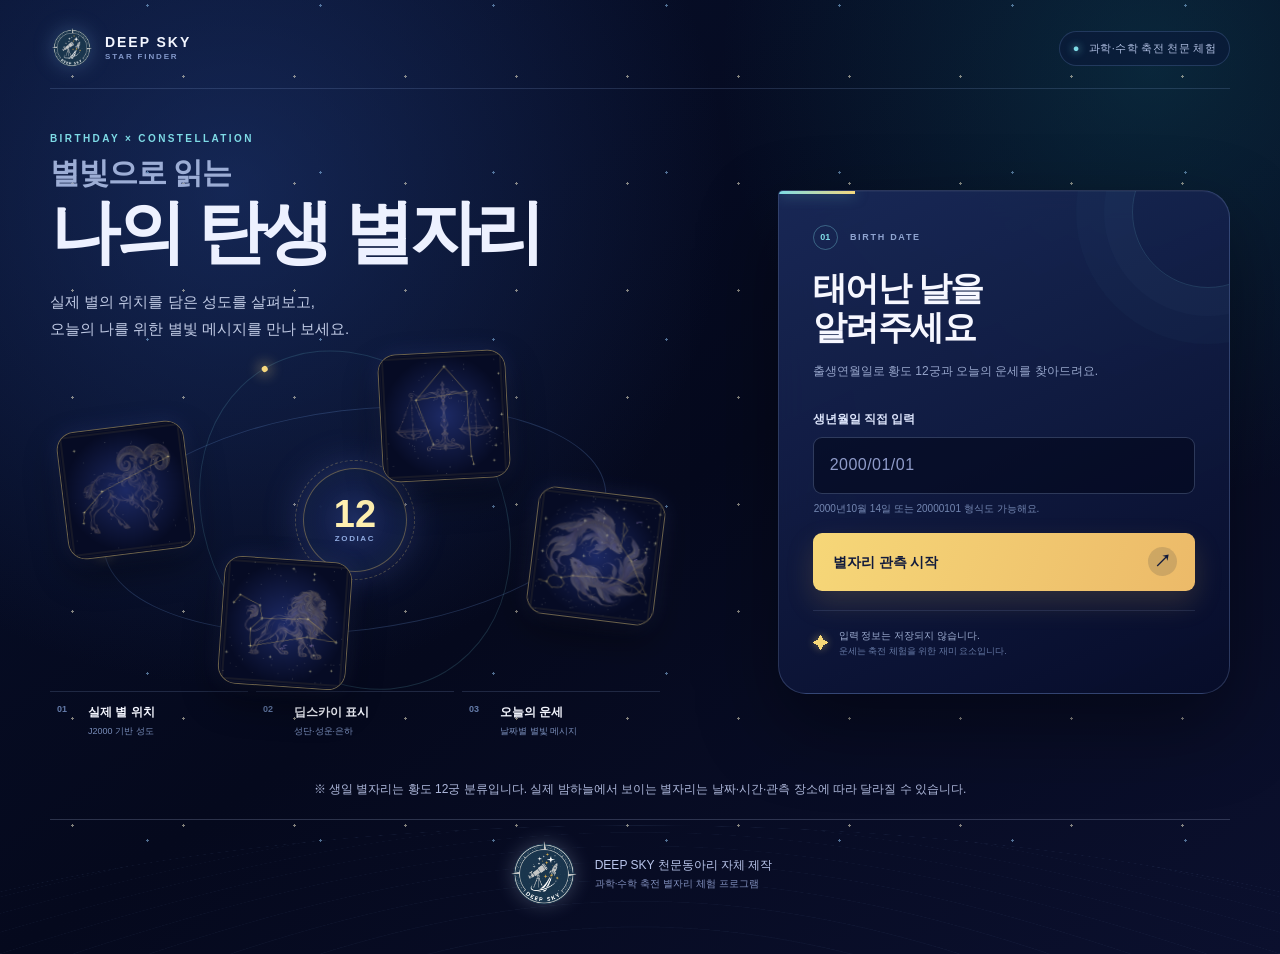
<file: index.html>
<!doctype html>
<html lang="ko">
<head>
  <meta charset="UTF-8">
  <meta name="viewport" content="width=device-width, initial-scale=1.0">
  <meta name="description" content="생일로 나의 황도 12궁 별자리와 오늘의 재미 운세를 알아보는 체험 프로그램">
  <title>나의 별자리 찾기</title>
  <link rel="stylesheet" href="style.css?v=20261014-1">
</head>
<body class="entry-page">
  <main class="landing-shell">
    <header class="landing-header">
      <a class="landing-brand" href="index.html" aria-label="첫 화면으로">
        <img src="assets/deepsky-logo.png" alt="">
        <span>DEEP SKY<small>STAR FINDER</small></span>
      </a>
      <p class="event-chip"><span aria-hidden="true">●</span> 과학·수학 축전 천문 체험</p>
    </header>

    <div class="landing-grid">
      <section class="landing-story" aria-labelledby="page-title">
        <p class="landing-kicker">BIRTHDAY × CONSTELLATION</p>
        <h1 id="page-title"><span>별빛으로 읽는</span>나의 탄생 별자리</h1>
        <p class="landing-intro">실제 별의 위치를 담은 성도를 살펴보고,<br> 오늘의 나를 위한 별빛 메시지를 만나 보세요.</p>

        <div class="zodiac-stage" aria-hidden="true">
          <div class="orbit orbit-one"></div>
          <div class="orbit orbit-two"></div>
          <div class="zodiac-core"><strong>12</strong><span>ZODIAC</span></div>
          <img class="zodiac-card zodiac-card-aries" src="assets/zodiac-images/ari.png" alt="">
          <img class="zodiac-card zodiac-card-leo" src="assets/zodiac-images/leo.png" alt="">
          <img class="zodiac-card zodiac-card-libra" src="assets/zodiac-images/lib.png" alt="">
          <img class="zodiac-card zodiac-card-pisces" src="assets/zodiac-images/psc.png" alt="">
        </div>

        <div class="experience-points" aria-label="체험 내용">
          <p><span>01</span><strong>실제 별 위치</strong><small>J2000 기반 성도</small></p>
          <p><span>02</span><strong>딥스카이 표시</strong><small>성단·성운·은하</small></p>
          <p><span>03</span><strong>오늘의 운세</strong><small>날짜별 별빛 메시지</small></p>
        </div>
      </section>

      <section class="entry-card landing-panel" aria-labelledby="form-title">
        <div class="panel-heading">
          <p><span>01</span> BIRTH DATE</p>
          <h2 id="form-title">태어난 날을<br>알려주세요</h2>
          <small>출생연월일로 황도 12궁과 오늘의 운세를 찾아드려요.</small>
        </div>

        <form id="birthday-form" class="birthday-form" novalidate>
          <label for="birthday">생년월일 직접 입력</label>
          <input id="birthday" name="birthday" type="text" inputmode="numeric" autocomplete="off" placeholder="2000/01/01" required aria-describedby="date-help">
          <p id="date-help" class="field-help">2000년10월 14일 또는 20000101 형식도 가능해요.</p>
          <p id="form-error" class="form-error" role="alert" hidden></p>
          <button type="submit"><span>별자리 관측 시작</span><b aria-hidden="true">↗</b></button>
        </form>

        <div class="panel-footnote">
          <span aria-hidden="true">✦</span>
          <p>입력 정보는 저장되지 않습니다.<br><small>운세는 축전 체험을 위한 재미 요소입니다.</small></p>
        </div>
      </section>
    </div>

    <p class="science-note landing-note">※ 생일 별자리는 황도 12궁 분류입니다. 실제 밤하늘에서 보이는 별자리는 날짜·시간·관측 장소에 따라 달라질 수 있습니다.</p>
  </main>
  <footer class="club-footer" aria-label="제작 동아리">
    <img class="club-logo" src="assets/deepsky-logo.png" alt="DEEP SKY 천문동아리 로고">
    <p>DEEP SKY 천문동아리 자체 제작<br><small>과학·수학 축전 별자리 체험 프로그램</small></p>
  </footer>
  <div id="star-reader" class="star-reader" aria-hidden="true">
    <div class="reader-sky"><i></i><i></i><i></i><i></i></div>
    <div class="reader-star">✦</div>
    <div class="reader-telescope"><span></span><i></i><b></b></div>
    <div class="reader-astrologer"><i></i><b></b><span></span></div>
    <p>별을 읽고 있어요…</p>
  </div>
  <script src="app.js?v=20261014-1"></script>
</body>
</html>
</file>
<file: style.css>
:root { --navy:#080d28; --deep:#111946; --ink:#edf1ff; --muted:#b7c0e6; --gold:#ffd86b; --violet:#9d8cff; --line:rgba(201,214,255,.22); }
* { box-sizing:border-box; }
body { margin:0; min-height:100vh; color:var(--ink); font-family:"Malgun Gothic","Apple SD Gothic Neo",sans-serif; background:radial-gradient(ellipse at 15% 12%,rgba(81,68,167,.55),transparent 35rem),radial-gradient(ellipse at 87% 18%,rgba(31,124,145,.33),transparent 30rem),radial-gradient(ellipse at 45% 105%,rgba(122,48,133,.4),transparent 38rem),#05091f; }
body::before { content:""; position:fixed; inset:0; pointer-events:none; opacity:.62; background-image:radial-gradient(circle,white 0 1px,transparent 1.5px),radial-gradient(circle,#9fd6ff 0 1px,transparent 1.5px),linear-gradient(118deg,transparent 49.8%,rgba(159,214,255,.05) 50%,transparent 50.2%); background-size:83px 79px,151px 143px,310px 310px; background-position:7px 13px,43px 67px,0 0; }
.floating-zodiac-gallery { position:fixed; z-index:0; inset:0; pointer-events:none; overflow:hidden; }.floating-zodiac { position:absolute; width:clamp(180px,18vw,260px); aspect-ratio:1; object-fit:cover; border:1px solid rgba(255,220,125,.42); border-radius:24px; opacity:.62; box-shadow:0 16px 55px rgba(0,0,0,.36),0 0 28px rgba(117,101,255,.2); animation:zodiac-float 7s ease-in-out infinite alternate; }.zodiac-aries { left:max(18px,calc(50% - 690px)); top:8%; transform:rotate(-7deg); }.zodiac-leo { left:max(28px,calc(50% - 650px)); bottom:7%; transform:rotate(5deg); animation-delay:-3.5s; }.zodiac-libra { right:max(18px,calc(50% - 690px)); top:10%; transform:rotate(7deg); animation-delay:-1.7s; }.zodiac-pisces { right:max(28px,calc(50% - 650px)); bottom:6%; transform:rotate(-5deg); animation-delay:-5.2s; }.mobile-zodiac-preview { display:none; }
.entry-shell,.result-shell { width:min(100% - 32px,760px); margin:auto; padding:32px 0 28px; position:relative; z-index:1; }
.brand { display:inline-block; font:700 12px/1 Arial,sans-serif; letter-spacing:.15em; color:var(--gold); text-decoration:none; }
.entry-card,.result-card { margin-top:28px; text-align:center; border:1px solid var(--line); border-radius:28px; background:linear-gradient(145deg,rgba(33,45,104,.78),rgba(12,17,51,.91)); box-shadow:0 20px 70px rgba(0,0,0,.29); backdrop-filter:blur(8px); }
.entry-card { padding:37px 24px 34px; }
.eyebrow { margin:0 0 12px; color:var(--gold); font:700 10px/1.4 Montserrat,sans-serif; letter-spacing:.18em; }
h1,h2,p { margin-top:0; }
h1 { margin-bottom:15px; font-family:"Malgun Gothic",sans-serif; font-weight:800; font-size:clamp(43px,9vw,64px); line-height:1.08; letter-spacing:-.04em; }
.intro { color:var(--muted); line-height:1.75; font-size:15px; }
.birthday-form { width:min(100%,390px); margin:28px auto 0; text-align:left; }
label { display:block; margin-bottom:9px; color:#d9e1ff; font-size:14px; }
input { width:100%; padding:15px 16px; border:1px solid rgba(222,229,255,.34); border-radius:12px; background:rgba(4,8,31,.57); color:white; font:600 17px "Malgun Gothic",sans-serif; letter-spacing:.03em; }
input::placeholder { color:#8f9bc9; font-weight:400; }
input:focus { outline:3px solid rgba(157,140,255,.45); border-color:var(--violet); }
.field-help { margin:8px 2px 18px; color:#9da9d4; font-size:12px; }
button { width:100%; border:0; border-radius:12px; padding:16px; cursor:pointer; background:linear-gradient(110deg,#ffdd7b,#e6a9ff); color:#172050; font:800 15px Arial,sans-serif; transition:transform .18s,box-shadow .18s; }
button:hover { transform:translateY(-2px); box-shadow:0 8px 25px rgba(245,207,128,.26); }
button span { margin-left:10px; font-size:19px; }
.form-error { margin:0 0 12px; color:#ffb4c9; font-size:13px; }
.science-note { max-width:560px; margin:20px auto 0; color:#aeb8db; text-align:center; font-size:12px; line-height:1.7; }
.club-footer { position:relative; z-index:1; width:min(100% - 32px,760px); margin:2px auto 26px; padding:18px 20px; display:flex; align-items:center; justify-content:center; gap:15px; border-top:1px solid rgba(201,214,255,.2); color:#b9c5eb; text-align:left; }
.club-footer p { margin:0; font-size:12px; line-height:1.55; }.club-footer small { color:#8290be; font-size:10px; }.club-logo { width:72px; height:72px; object-fit:contain; filter:drop-shadow(0 0 10px rgba(196,219,255,.24)); }
.star-reader { position:fixed; z-index:10; inset:0; display:grid; place-items:center; opacity:0; pointer-events:none; overflow:hidden; background:radial-gradient(circle at 50% 43%,rgba(92,77,180,.42),rgba(3,7,27,.96) 62%); transition:opacity .22s ease; }.star-reader p { position:absolute; top:calc(50% + 165px); margin:0; color:#fff1b3; font:700 16px "Malgun Gothic",sans-serif; letter-spacing:.05em; }.reader-sky i { position:absolute; width:4px; height:4px; border-radius:50%; background:#fff8cf; box-shadow:0 0 12px 3px #fff0a3; }.reader-sky i:nth-child(1){left:18%;top:17%}.reader-sky i:nth-child(2){left:76%;top:22%}.reader-sky i:nth-child(3){left:24%;top:78%}.reader-sky i:nth-child(4){left:72%;top:73%}.reader-star { position:absolute; left:calc(50% + 76px); top:calc(50% - 138px); color:#fff0a6; font:58px/1 serif; text-shadow:0 0 18px #ffd768,0 0 45px #a68bff; transform:scale(.4); }.reader-telescope { position:absolute; width:160px; height:22px; margin-left:-10px; margin-top:-20px; transform:rotate(-25deg); transform-origin:20% 50%; }.reader-telescope span { display:block; width:120px; height:18px; border:3px solid #ead78c; border-radius:6px 14px 14px 6px; background:linear-gradient(90deg,#5c54a3,#1a2456); }.reader-telescope i { position:absolute; right:23px; top:-5px; width:20px; height:28px; border:3px solid #ead78c; border-radius:50%; }.reader-telescope b { position:absolute; left:32px; top:16px; width:4px; height:80px; background:#c9b66d; box-shadow:46px 0 #c9b66d; transform:rotate(22deg); }.reader-astrologer { position:absolute; width:95px; height:160px; margin-left:-105px; margin-top:82px; }.reader-astrologer i { position:absolute; left:29px; top:0; width:37px; height:37px; border-radius:50%; background:#e5b38d; }.reader-astrologer b { position:absolute; left:12px; top:32px; width:72px; height:112px; border-radius:48% 48% 14px 14px; background:linear-gradient(110deg,#a970d4,#3d3681); }.reader-astrologer span { position:absolute; left:58px; top:45px; width:62px; height:8px; border-radius:9px; background:#e5b38d; transform:rotate(-37deg); transform-origin:left center; }
body.is-reading-stars .star-reader { opacity:1; pointer-events:auto; } body.is-reading-stars .reader-star { animation:star-gaze 1.65s ease-in-out both; } body.is-reading-stars .reader-telescope { animation:telescope-gaze 1.65s ease-in-out both; } body.is-reading-stars .reader-astrologer { animation:reader-gaze 1.65s ease-in-out both; } body.is-reading-stars .reader-sky i { animation:sky-twinkle .8s alternate infinite; } body.is-reading-stars .reader-sky i:nth-child(2){animation-delay:.2s} body.is-reading-stars .reader-sky i:nth-child(3){animation-delay:.4s} body.is-reading-stars .reader-sky i:nth-child(4){animation-delay:.6s}
@keyframes star-gaze { 0%{opacity:0;transform:translate(-30px,45px) scale(.25)} 45%{opacity:1;transform:translate(0,0) scale(1.15)} 75%{transform:scale(.93)} 100%{opacity:1;transform:scale(1)} } @keyframes telescope-gaze { 0%{opacity:0;transform:translateY(22px) rotate(-8deg)} 45%{opacity:1;transform:rotate(-25deg)} 100%{opacity:1;transform:rotate(-25deg)} } @keyframes reader-gaze { 0%{opacity:0;transform:translateY(30px)} 45%{opacity:1;transform:translateY(-4px)} 100%{opacity:1;transform:translateY(0)} } @keyframes sky-twinkle { to{opacity:.25;transform:scale(.45)} }
.hero-constellation { height:104px; position:relative; width:175px; margin:2px auto 12px; background:linear-gradient(28deg,transparent 47%,rgba(255,216,107,.45) 48% 49%,transparent 50%) 12px 14px/130px 70px no-repeat; }
.hero-constellation span,.hero-constellation i { position:absolute; display:block; border-radius:50%; background:var(--gold); box-shadow:0 0 12px 3px rgba(255,216,107,.45); }
.hero-constellation span { width:8px; height:8px; }.hero-constellation span:nth-child(1){left:13px;top:69px}.hero-constellation span:nth-child(2){left:58px;top:43px}.hero-constellation span:nth-child(3){left:111px;top:56px}.hero-constellation span:nth-child(4){left:157px;top:14px}.hero-constellation i{width:3px;height:3px;background:#d9e6ff;box-shadow:none}.hero-constellation i:nth-of-type(1){left:32px;top:12px}.hero-constellation i:nth-of-type(2){right:25px;bottom:14px}.hero-constellation i:nth-of-type(3){left:89px;bottom:4px}
@keyframes zodiac-float { from{translate:0 -8px;filter:brightness(.88)} to{translate:0 12px;filter:brightness(1.08)} }
.result-card { padding:31px 24px 27px; }
.constellation-art { width:min(100%,380px); aspect-ratio:1; margin:0 auto 17px; overflow:hidden; border:1px solid rgba(255,216,107,.35); border-radius:18px; background:#060b24; box-shadow:0 0 25px rgba(117,101,255,.18); }
.constellation-art svg { width:100%; height:100%; overflow:visible; }
.constellation-art img { display:block; width:100%; height:100%; object-fit:cover; }
.constellation-art .line { fill:none; stroke:rgba(255,216,107,.72); stroke-width:1.8; stroke-linecap:round; stroke-linejoin:round; }
.constellation-art .star { fill:#fff4c6; filter:drop-shadow(0 0 5px #ffe58c); }.constellation-art .big-star { fill:#fff6bd; filter:drop-shadow(0 0 8px #ffe58c); }
.date-display { margin:3px 0 7px; color:#c0caf0; font-size:14px; }.result-card h1 { margin:0 0 4px; font-size:clamp(40px,8vw,57px); }.zodiac-period { margin-bottom:15px; color:var(--gold); font:700 12px Arial,sans-serif; letter-spacing:.05em; }.zodiac-summary { max-width:470px; margin:0 auto 22px; color:#d9dff7; line-height:1.7; font-size:14px; }
.info-grid { display:grid; grid-template-columns:repeat(3,1fr); gap:9px; max-width:500px; margin:0 auto 20px; }.info-grid article { padding:12px 6px; background:rgba(4,10,38,.38); border:1px solid rgba(201,214,255,.16); border-radius:12px; }.info-grid span { display:block; color:#9facd8; font-size:11px; margin-bottom:6px; }.info-grid strong { font-size:14px; color:#fff2bd; }
.fortune-box { max-width:500px; margin:0 auto 22px; padding:21px 20px; border-radius:16px; background:linear-gradient(135deg,rgba(132,99,209,.34),rgba(31,57,129,.37)); border:1px solid rgba(219,202,255,.22); }.fortune-box>p:first-child { margin-bottom:5px; color:#ffdf84; font:700 10px Arial,sans-serif; letter-spacing:.15em; }.fortune-box h2 { margin-bottom:13px; font:700 21px "Malgun Gothic",sans-serif; }.fortune-box small { display:block; color:#bdc6e7; font-size:11px; }.fortune-box small+small { margin-top:4px; }.fortune-list { display:grid; grid-template-columns:1fr; gap:8px; margin-bottom:14px; text-align:left; }.fortune-item { display:grid; grid-template-columns:64px 1fr; gap:10px; align-items:start; padding:10px 11px; border-radius:10px; background:rgba(5,9,38,.28); }.fortune-item strong { color:#ffdf84; font-size:13px; }.fortune-item span { display:block; color:#f2f0ff; font-size:13px; line-height:1.6; }.fortune-copy { min-width:0; }.fortune-code { display:block; margin-top:6px; color:#aebeff !important; font:700 10px/1.4 Arial,sans-serif; letter-spacing:.04em; }.fortune-loading { padding:18px 10px; color:#dfe5ff; text-align:center; }
.retry-link { color:var(--gold); text-decoration:none; font-size:14px; }.retry-link:hover { text-decoration:underline; }
@media (prefers-reduced-motion:reduce) { *,*::before,*::after { animation-duration:.01ms !important; transition-duration:.01ms !important; } }
@media (max-width:1100px) { .floating-zodiac-gallery{display:none}.mobile-zodiac-preview{display:flex;justify-content:center;align-items:center;height:76px;margin:10px auto 2px}.mobile-zodiac-preview img{width:72px;height:72px;object-fit:cover;border:1px solid rgba(255,220,125,.42);border-radius:18px;box-shadow:0 8px 22px rgba(0,0,0,.3);animation:zodiac-float 6s ease-in-out infinite alternate}.mobile-zodiac-preview img:nth-child(1){transform:rotate(-8deg);margin-right:-8px}.mobile-zodiac-preview img:nth-child(2){position:relative;z-index:1;width:84px;height:84px}.mobile-zodiac-preview img:nth-child(3){transform:rotate(8deg);margin-left:-8px;animation-delay:-3s}.hero-constellation{height:74px;margin-top:0} }
@media (max-width:440px) { .entry-shell,.result-shell{width:min(100% - 22px,760px);padding-top:22px}.entry-card,.result-card{border-radius:23px}.entry-card{padding:30px 18px}.result-card{padding:28px 15px 24px}.mobile-zodiac-preview{height:65px}.mobile-zodiac-preview img{width:60px;height:60px}.mobile-zodiac-preview img:nth-child(2){width:70px;height:70px}.info-grid{gap:6px}.info-grid article{padding:10px 3px}.info-grid strong{font-size:12px}.club-footer{width:min(100% - 22px,760px);padding:16px 4px;gap:9px}.club-logo{width:58px;height:58px}.reader-telescope{transform:scale(.82) rotate(-25deg)} }

/* Landing page — observatory console */
.entry-page { overflow-x:hidden; background:radial-gradient(circle at 18% 20%,rgba(34,62,127,.52),transparent 31rem),radial-gradient(circle at 90% 7%,rgba(21,113,132,.28),transparent 27rem),linear-gradient(145deg,#07102c 0%,#05091d 52%,#0b102e 100%); }
.entry-page::before { opacity:.5; background-image:radial-gradient(circle,#fff8d8 0 1px,transparent 1.4px),radial-gradient(circle,#99cfff 0 1px,transparent 1.4px); background-size:111px 107px,173px 167px; background-position:17px 23px,61px 89px; }
.entry-page::after { content:""; position:fixed; z-index:0; inset:auto -15vw -48vh; height:85vh; pointer-events:none; border-radius:50%; border:1px solid rgba(143,188,255,.1); background:repeating-radial-gradient(circle at 50% 100%,transparent 0 59px,rgba(143,188,255,.045) 60px 61px); transform:perspective(500px) rotateX(58deg); }
.landing-shell { position:relative; z-index:1; width:min(100% - 48px,1180px); margin:0 auto; padding:26px 0 20px; }
.landing-header { display:flex; align-items:center; justify-content:space-between; min-height:58px; padding-bottom:18px; border-bottom:1px solid rgba(169,198,255,.16); }
.landing-brand { display:flex; align-items:center; gap:11px; color:#f3f6ff; text-decoration:none; }.landing-brand img { width:44px; height:44px; object-fit:contain; filter:drop-shadow(0 0 10px rgba(140,200,255,.25)); }.landing-brand>span { display:grid; gap:4px; font:800 14px/1 Arial,sans-serif; letter-spacing:.14em; }.landing-brand small { color:#8398ca; font:700 8px/1 Arial,sans-serif; letter-spacing:.23em; }
.event-chip { margin:0; padding:9px 13px; border:1px solid rgba(143,188,255,.19); border-radius:999px; background:rgba(11,22,58,.5); color:#afbee1; font-size:11px; letter-spacing:.03em; }.event-chip span { color:#7edbe6; margin-right:6px; text-shadow:0 0 9px #7edbe6; }
.landing-grid { display:grid; grid-template-columns:minmax(0,1.18fr) minmax(360px,.82fr); gap:clamp(36px,6vw,82px); align-items:center; min-height:690px; padding:40px 0 24px; }
.landing-story { min-width:0; }.landing-kicker { margin:0 0 13px; color:#7edbe6; font:800 10px/1 Arial,sans-serif; letter-spacing:.24em; }.landing-story h1 { margin:0; font-size:clamp(48px,5.5vw,76px); line-height:1.04; letter-spacing:-.06em; text-align:left; }.landing-story h1 span { display:block; margin-bottom:7px; color:#9cadd5; font-size:.43em; font-weight:650; letter-spacing:-.035em; }.landing-intro { margin:20px 0 0; color:#c1cbe5; font-size:15px; line-height:1.8; }
.zodiac-stage { position:relative; width:min(100%,610px); height:335px; margin:10px 0 4px; }.orbit { position:absolute; left:50%; top:50%; border:1px solid rgba(128,181,255,.2); border-radius:50%; transform:translate(-50%,-50%) rotate(-7deg); }.orbit::after { content:""; position:absolute; width:6px; height:6px; top:49%; left:-3px; border-radius:50%; background:#f7d87e; box-shadow:0 0 13px 3px rgba(247,216,126,.45); }.orbit-one { width:83%; height:66%; }.orbit-two { width:58%; height:88%; transform:translate(-50%,-50%) rotate(59deg); border-color:rgba(126,219,230,.16); }
.zodiac-core { position:absolute; z-index:1; left:50%; top:50%; width:104px; height:104px; display:grid; place-content:center; gap:4px; transform:translate(-50%,-50%); border:1px solid rgba(247,216,126,.35); border-radius:50%; background:radial-gradient(circle,rgba(31,47,100,.95),rgba(7,14,43,.96)); text-align:center; box-shadow:0 0 42px rgba(101,120,230,.32),inset 0 0 24px rgba(126,219,230,.08); }.zodiac-core::before { content:""; position:absolute; inset:-9px; border:1px dashed rgba(247,216,126,.25); border-radius:50%; animation:core-spin 18s linear infinite; }.zodiac-core strong { color:#fff0b0; font:800 38px/.9 Arial,sans-serif; }.zodiac-core span { color:#8faae0; font:700 8px/1 Arial,sans-serif; letter-spacing:.2em; }
.zodiac-card { position:absolute; z-index:2; width:128px; height:128px; object-fit:cover; border:1px solid rgba(247,216,126,.42); border-radius:18px; background:#060b24; box-shadow:0 16px 35px rgba(0,0,0,.42),0 0 22px rgba(89,109,217,.18); animation:card-drift 5s ease-in-out infinite alternate; }.zodiac-card-aries { left:2%; top:22%; transform:rotate(-7deg); }.zodiac-card-leo { left:28%; bottom:0; transform:rotate(4deg); animation-delay:-2s; }.zodiac-card-libra { right:25%; top:0; transform:rotate(-3deg); animation-delay:-3.5s; }.zodiac-card-pisces { right:0; bottom:20%; transform:rotate(7deg); animation-delay:-1s; }
.experience-points { display:grid; grid-template-columns:repeat(3,1fr); gap:8px; max-width:610px; }.experience-points p { position:relative; margin:0; padding:12px 10px 12px 38px; border-top:1px solid rgba(169,198,255,.16); color:#f5f7ff; }.experience-points span { position:absolute; left:7px; top:13px; color:#647ba9; font:700 9px/1 Arial,sans-serif; }.experience-points strong,.experience-points small { display:block; }.experience-points strong { font-size:12px; }.experience-points small { margin-top:4px; color:#788cb8; font-size:9px; }
.landing-panel { position:relative; margin:0; padding:34px; overflow:hidden; text-align:left; border:1px solid rgba(169,198,255,.2); border-radius:5px 28px 28px 28px; background:linear-gradient(155deg,rgba(28,44,94,.86),rgba(7,13,42,.96)); box-shadow:0 32px 80px rgba(0,0,0,.38),inset 0 1px rgba(255,255,255,.04); backdrop-filter:blur(16px); }.landing-panel::before { content:""; position:absolute; width:150px; height:150px; right:-55px; top:-55px; border:1px solid rgba(126,219,230,.15); border-radius:50%; box-shadow:0 0 0 28px rgba(126,219,230,.025),0 0 0 56px rgba(126,219,230,.018); }.landing-panel::after { content:""; position:absolute; left:0; top:0; width:76px; height:3px; background:linear-gradient(90deg,#7edbe6,#f5d87e); box-shadow:0 0 14px rgba(126,219,230,.55); }
.panel-heading { position:relative; z-index:1; }.panel-heading>p { margin:0 0 19px; color:#8fa4d0; font:700 9px/1 Arial,sans-serif; letter-spacing:.19em; }.panel-heading>p span { display:inline-grid; width:25px; height:25px; margin-right:8px; place-items:center; border:1px solid rgba(126,219,230,.35); border-radius:50%; color:#7edbe6; letter-spacing:0; }.panel-heading h2 { margin:0 0 13px; color:#f6f7ff; font-size:34px; line-height:1.16; letter-spacing:-.045em; }.panel-heading>small { display:block; color:#96a5ca; font-size:12px; line-height:1.7; }
.landing-panel .birthday-form { position:relative; z-index:1; width:100%; margin:30px 0 0; }.landing-panel label { margin-bottom:9px; color:#dce4fb; font-size:12px; font-weight:700; }.landing-panel input { height:57px; padding:0 16px; border-color:rgba(163,190,244,.25); border-radius:9px; background:rgba(2,7,28,.6); font-size:16px; }.landing-panel input:focus { outline:2px solid rgba(126,219,230,.28); border-color:#7edbe6; }.landing-panel .field-help { margin:8px 1px 17px; color:#7487b2; font-size:10px; }.landing-panel button { display:flex; align-items:center; justify-content:space-between; height:58px; padding:0 18px 0 20px; border-radius:9px; background:linear-gradient(110deg,#f6d778,#ecba69); color:#111a3c; box-shadow:0 12px 28px rgba(226,178,83,.17); }.landing-panel button span { margin:0; font:800 14px/1 "Malgun Gothic",sans-serif; }.landing-panel button b { display:grid; width:29px; height:29px; place-items:center; border-radius:50%; background:rgba(16,25,56,.14); font:700 17px/1 Arial,sans-serif; }.landing-panel button:disabled { cursor:wait; opacity:.76; }
.panel-footnote { position:relative; z-index:1; display:flex; align-items:center; gap:10px; margin-top:19px; padding-top:17px; border-top:1px solid rgba(169,198,255,.12); }.panel-footnote>span { color:#f6d778; text-shadow:0 0 9px rgba(246,215,120,.45); }.panel-footnote p { margin:0; color:#9dacd0; font-size:10px; line-height:1.55; }.panel-footnote small { color:#6578a4; font-size:9px; }
.landing-note { max-width:760px; margin-top:0; }.entry-page .club-footer { width:min(100% - 48px,1180px); margin-top:0; }
@keyframes core-spin { to{transform:rotate(360deg)} } @keyframes card-drift { from{translate:0 -5px;filter:brightness(.92)} to{translate:0 7px;filter:brightness(1.08)} }

@media (max-width:900px) {
  .landing-shell{width:min(100% - 34px,680px);padding-top:18px}.landing-grid{grid-template-columns:1fr;gap:32px;min-height:auto;padding-top:42px}.landing-story{text-align:center}.landing-story h1{text-align:center;font-size:clamp(46px,10vw,68px)}.landing-intro{font-size:14px}.zodiac-stage{margin:13px auto 0}.experience-points{margin:0 auto}.landing-panel{width:min(100%,520px);margin:0 auto}.entry-page .club-footer{width:min(100% - 34px,680px)}
}
@media (max-width:520px) {
  .landing-shell{width:min(100% - 22px,680px)}.landing-header{padding-bottom:12px}.landing-brand img{width:38px;height:38px}.event-chip{display:none}.landing-grid{padding-top:30px;gap:25px}.landing-kicker{font-size:8px}.landing-story h1{font-size:43px}.landing-story h1 span{font-size:.45em}.landing-intro br{display:none}.zodiac-stage{height:250px}.zodiac-card{width:92px;height:92px;border-radius:13px}.zodiac-core{width:78px;height:78px}.zodiac-core strong{font-size:29px}.zodiac-card-aries{left:0;top:25%}.zodiac-card-leo{left:26%;bottom:0}.zodiac-card-libra{right:23%;top:0}.zodiac-card-pisces{right:0;bottom:21%}.experience-points{gap:2px}.experience-points p{padding:10px 3px 10px 23px}.experience-points span{left:3px;top:11px}.experience-points strong{font-size:10px}.experience-points small{font-size:8px}.landing-panel{padding:27px 21px;border-radius:4px 22px 22px 22px}.panel-heading h2{font-size:29px}.landing-panel .birthday-form{margin-top:24px}.landing-panel input{font-size:15px}.landing-note{font-size:10px}.entry-page .club-footer{width:min(100% - 22px,680px)}
}
</file>
